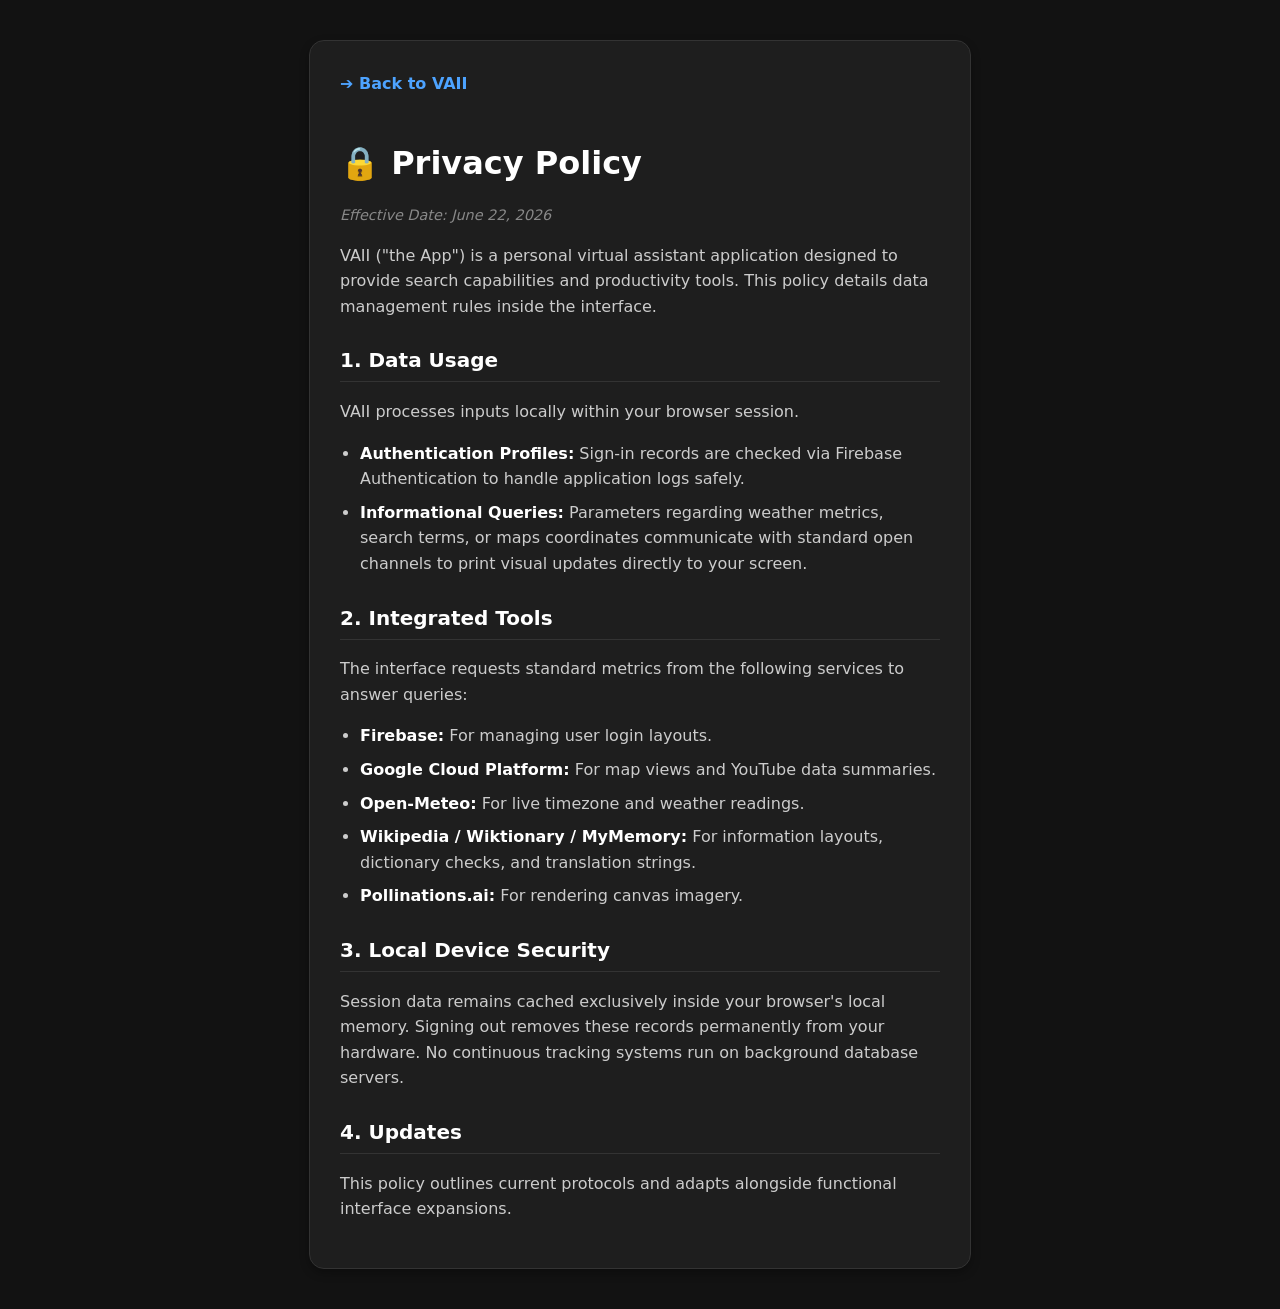
<file: privacy.html>
<!DOCTYPE html>
<html lang="en">
<head>
    <meta charset="UTF-8">
    <meta name="viewport" content="width=device-width, initial-scale=1.0">
    <title>VAII - Privacy Policy</title>
    <style>
        body {
            background-color: #121212;
            color: #ccc;
            font-family: system-ui, -apple-system, sans-serif;
            display: flex;
            justify-content: center;
            padding: 40px 20px;
            margin: 0;
        }
        .container {
            width: 100%;
            max-width: 600px;
            background-color: #1e1e1e;
            padding: 30px;
            border-radius: 15px;
            box-shadow: 0 4px 10px rgba(0,0,0,0.3);
            border: 1px solid #333;
            line-height: 1.6;
        }
        h1 {
            color: #fff;
            font-size: 2rem;
            margin-bottom: 5px;
        }
        h2 {
            color: #fff;
            font-size: 1.25rem;
            margin-top: 25px;
            border-bottom: 1px solid #333;
            padding-bottom: 5px;
        }
        strong {
            color: #fff;
        }
        a {
            color: #4da3ff;
            text-decoration: none;
        }
        a:hover {
            text-decoration: underline;
        }
        ul {
            padding-left: 20px;
        }
        li {
            margin-bottom: 8px;
        }
        .back-link {
            display: inline-block;
            margin-bottom: 20px;
            font-weight: bold;
        }
    </style>
</head>
<body>
    <div class="container">
        <a href="/" class="back-link">➔ Back to VAII</a>
        <h1>🔒 Privacy Policy</h1>
        <p style="color: #888; font-style: italic; font-size: 0.9rem;">Effective Date: June 22, 2026</p>
        <p>VAII ("the App") is a personal virtual assistant application designed to provide search capabilities and productivity tools. This policy details data management rules inside the interface.</p>

        <h2>1. Data Usage</h2>
        <p>VAII processes inputs locally within your browser session.</p>
        <ul>
            <li><strong>Authentication Profiles:</strong> Sign-in records are checked via Firebase Authentication to handle application logs safely.</li>
            <li><strong>Informational Queries:</strong> Parameters regarding weather metrics, search terms, or maps coordinates communicate with standard open channels to print visual updates directly to your screen.</li>
        </ul>

        <h2>2. Integrated Tools</h2>
        <p>The interface requests standard metrics from the following services to answer queries:</p>
        <ul>
            <li><strong>Firebase:</strong> For managing user login layouts.</li>
            <li><strong>Google Cloud Platform:</strong> For map views and YouTube data summaries.</li>
            <li><strong>Open-Meteo:</strong> For live timezone and weather readings.</li>
            <li><strong>Wikipedia / Wiktionary / MyMemory:</strong> For information layouts, dictionary checks, and translation strings.</li>
            <li><strong>Pollinations.ai:</strong> For rendering canvas imagery.</li>
        </ul>

        <h2>3. Local Device Security</h2>
        <p>Session data remains cached exclusively inside your browser's local memory. Signing out removes these records permanently from your hardware. No continuous tracking systems run on background database servers.</p>

        <h2>4. Updates</h2>
        <p>This policy outlines current protocols and adapts alongside functional interface expansions.</p>
    </div>
</body>
</html>
</file>
